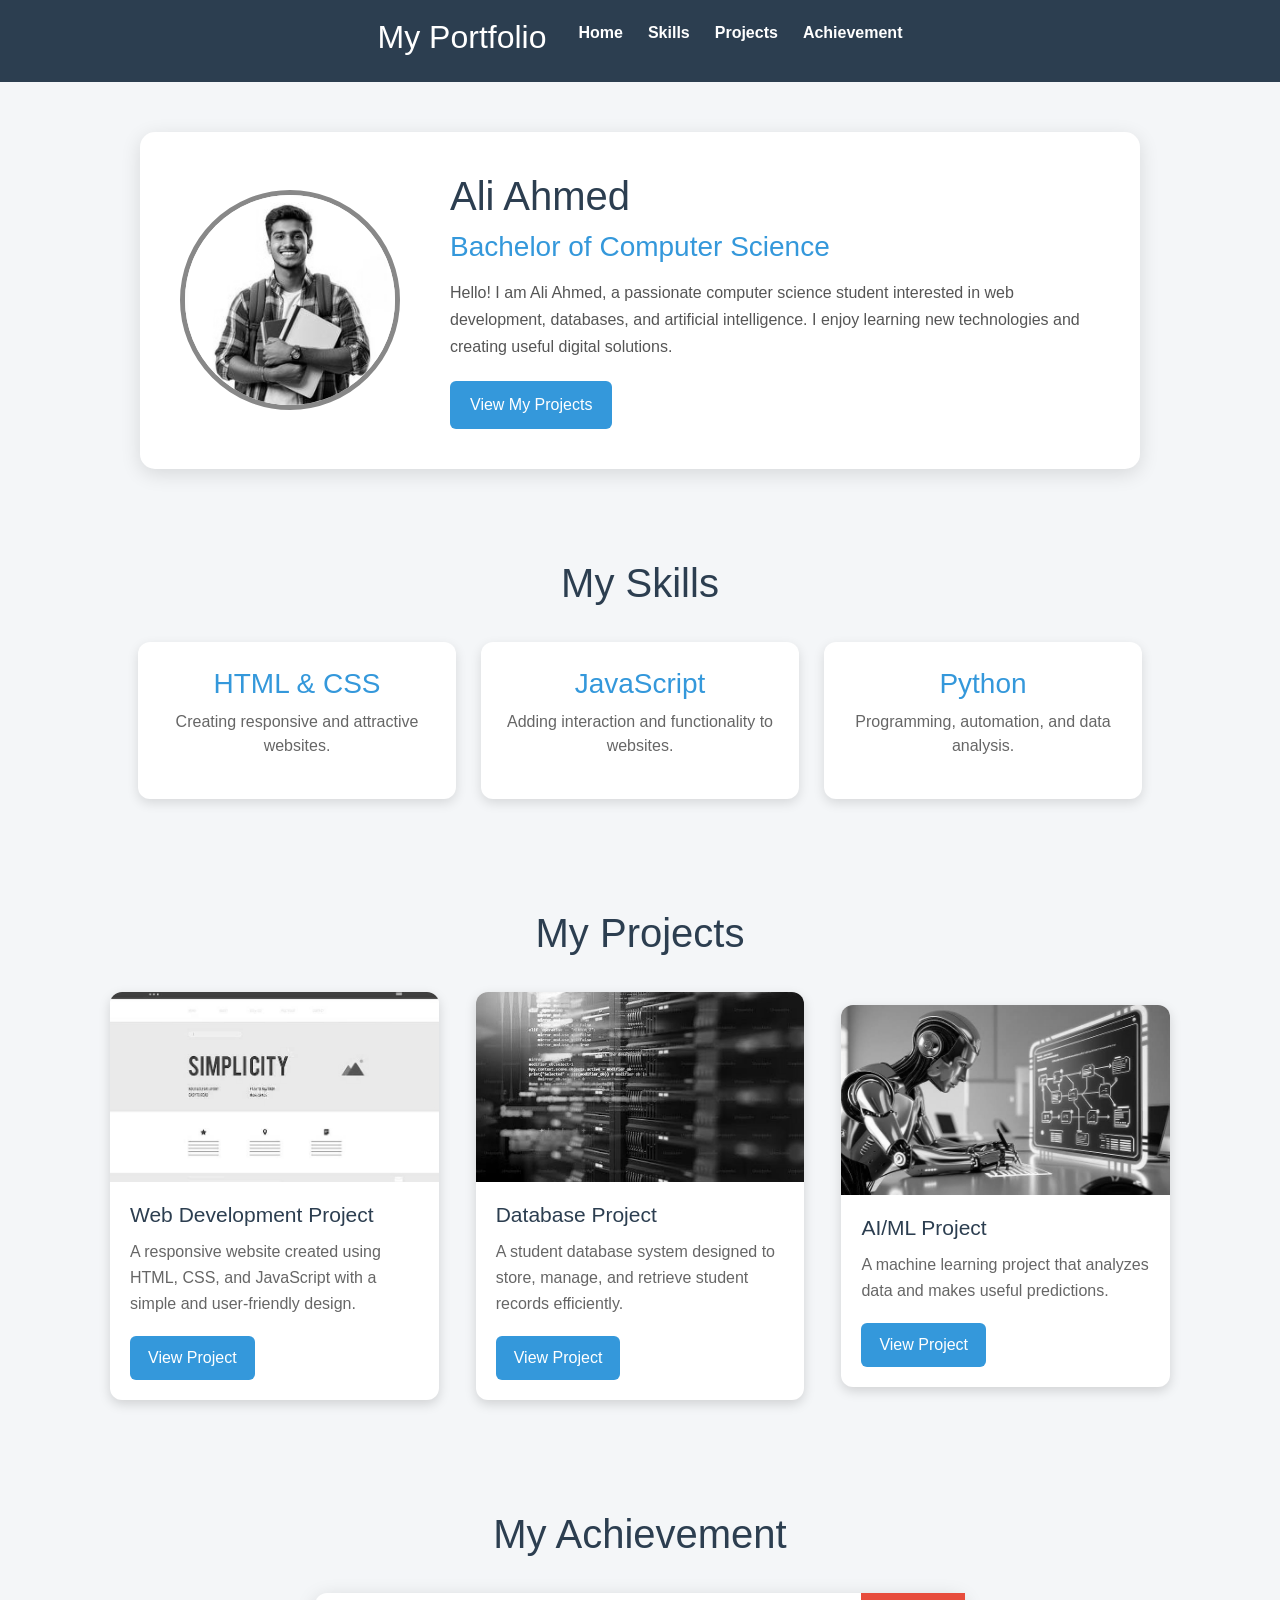
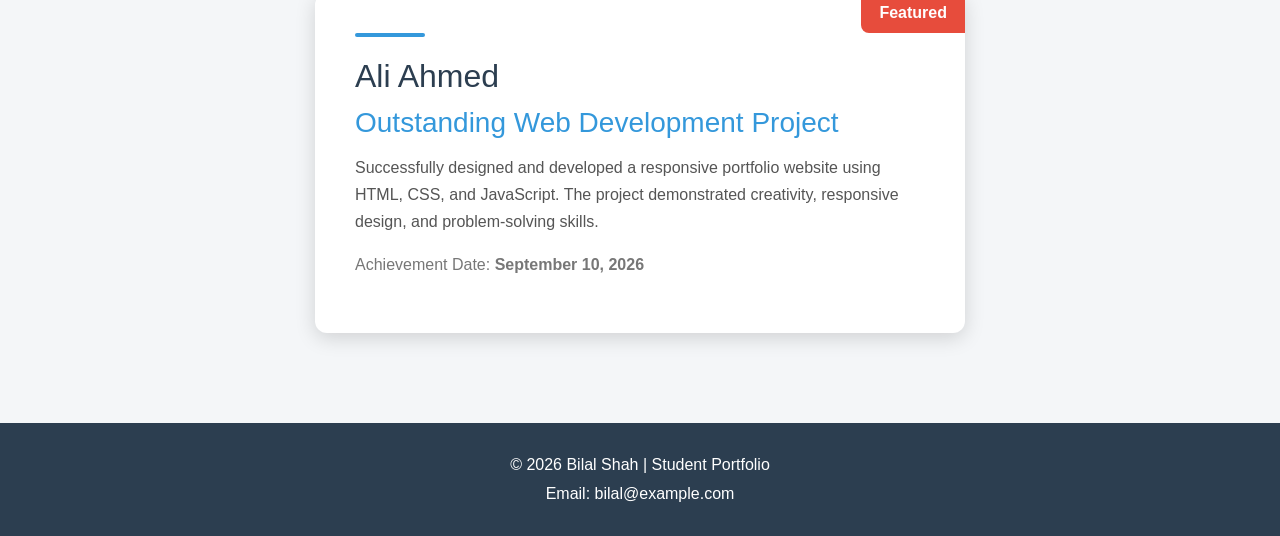
<file: LAB2/student-profile/index.html>
<!DOCTYPE html>
<html lang="en">

<head>
    <meta charset="UTF-8">
    <meta name="viewport" content="width=device-width, initial-scale=1.0">

    <title>Student Portfolio</title>

    <!-- Bootstrap CSS -->
    <link
        href="https://cdn.jsdelivr.net/npm/bootstrap@5.3.3/dist/css/bootstrap.min.css"
        rel="stylesheet"
    >

    <!-- Custom CSS -->
    <link rel="stylesheet" href="style.css">
</head>

<body>


    

    <nav class="navbar">

        <div class="nav-container">

            <h2 class="logo">My Portfolio</h2>

            <ul class="nav-links">
                <li><a href="#home">Home</a></li>
                <li><a href="#skills">Skills</a></li>
                <li><a href="#projects">Projects</a></li>
                <li><a href="#achievement">Achievement</a></li>
            </ul>

        </div>

    </nav>



   

    <section id="home" class="intro">

        <div class="intro-image">
            <img src="student.jpg" alt="Student Profile Picture">
        </div>

        <div class="intro-content">

            <h1>Ali Ahmed</h1>

            <h3>Bachelor of Computer Science</h3>

            <p>
                Hello! I am Ali Ahmed, a passionate computer science student
                interested in web development, databases, and artificial
                intelligence. I enjoy learning new technologies and creating
                useful digital solutions.
            </p>

            <a href="#projects" class="intro-button">
                View My Projects
            </a>

        </div>

    </section>



    

    <section id="skills" class="section">

        <h1>My Skills</h1>

        <div class="skills">

            <div class="skill">
                <h3>HTML & CSS</h3>
                <p>Creating responsive and attractive websites.</p>
            </div>

            <div class="skill">
                <h3>JavaScript</h3>
                <p>Adding interaction and functionality to websites.</p>
            </div>

            <div class="skill">
                <h3>Python</h3>
                <p>Programming, automation, and data analysis.</p>
            </div>

        </div>

    </section>



    

    <section id="projects" class="section">

        <h1>My Projects</h1>

        
        <div class="projects d-flex justify-content-between align-items-center flex-wrap gap-3">


            
            <div class="project-card">

                <img src="web.jpg" alt="Web Development Project">

                <div class="project-info">

                    <h2>Web Development Project</h2>

                    <p>
                        A responsive website created using HTML, CSS,
                        and JavaScript with a simple and user-friendly design.
                    </p>

                    <button>View Project</button>

                </div>

            </div>


           
            <div class="project-card">

                <img src="database.jpg" alt="Database Project">

                <div class="project-info">

                    <h2>Database Project</h2>

                    <p>
                        A student database system designed to store,
                        manage, and retrieve student records efficiently.
                    </p>

                    <button>View Project</button>

                </div>

            </div>


            
            <div class="project-card">

                <img src="ai.jpg" alt="AI and Machine Learning Project">

                <div class="project-info">

                    <h2>AI/ML Project</h2>

                    <p>
                        A machine learning project that analyzes data
                        and makes useful predictions.
                    </p>

                    <button>View Project</button>

                </div>

            </div>

        </div>

    </section>



   

    <section id="achievement" class="section">

        <h1>My Achievement</h1>

        <div class="achievement-card">

            
            <span class="featured-badge">
                Featured
            </span>

            <h2>Ali Ahmed</h2>

            <h3>Outstanding Web Development Project</h3>

            <p>
                Successfully designed and developed a responsive portfolio
                website using HTML, CSS, and JavaScript. The project
                demonstrated creativity, responsive design, and
                problem-solving skills.
            </p>

            <p class="date">
                Achievement Date:
                <strong>September 10, 2026</strong>
            </p>

        </div>

    </section>



   

    <footer>

        <p>
            © 2026 Bilal Shah | Student Portfolio
        </p>

        <p>
            Email: bilal@example.com
        </p>

    </footer>


</body>
</html>
</file>
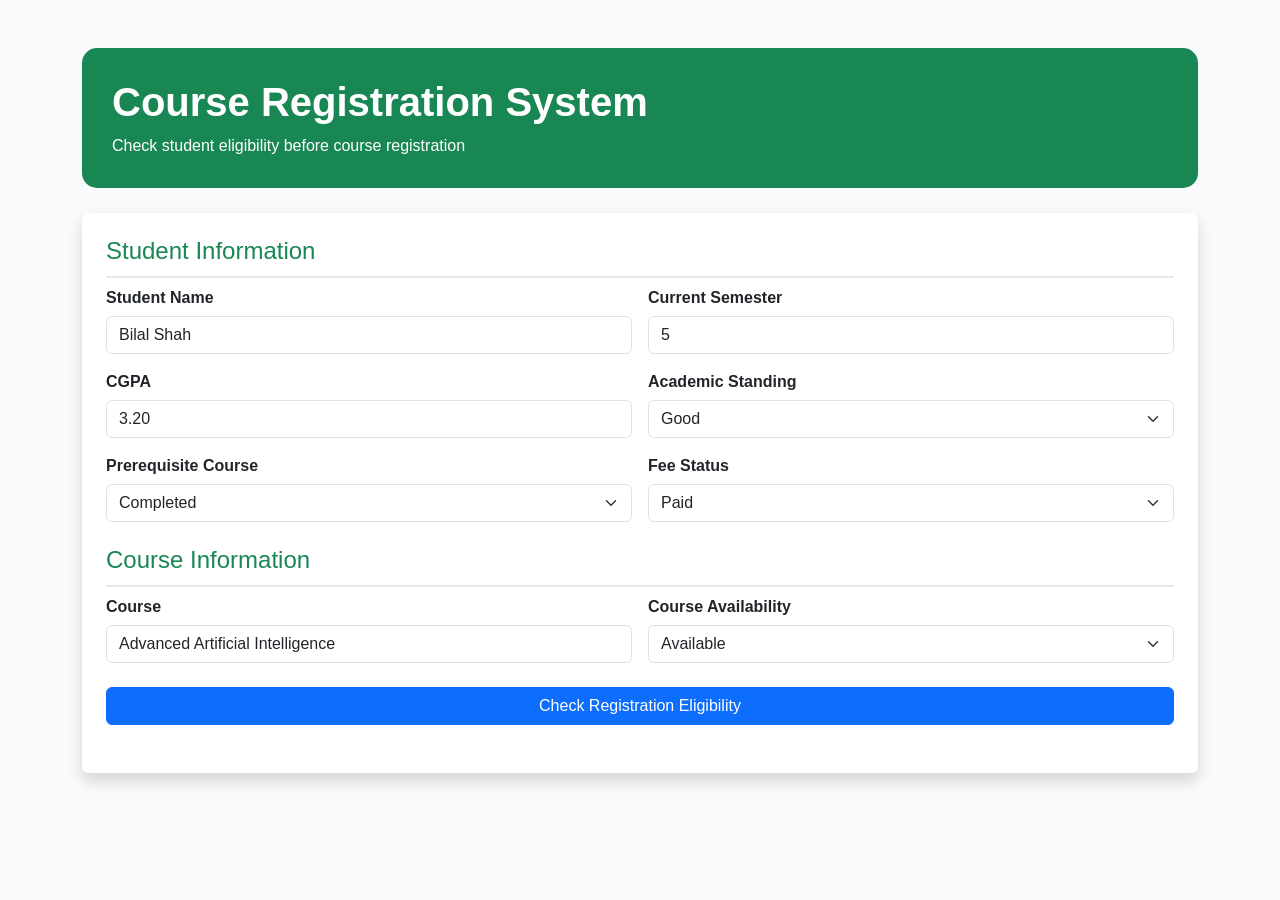
<file: LAB3/Course-Registration/index.html>
<!DOCTYPE html>
<html lang="en">
<head>
    <meta charset="UTF-8">
    <meta name="viewport" content="width=device-width, initial-scale=1.0">
    <title>Course Registration Eligibility</title>
    <link href="https://cdn.jsdelivr.net/npm/bootstrap@5.3.3/dist/css/bootstrap.min.css" rel="stylesheet">
    <link rel="stylesheet" href="style.css">
</head>
<body>

<div class="container py-5">
    <div class="header">
        <h1>Course Registration System</h1>
        <p>Check student eligibility before course registration</p>
    </div>

    <div class="card shadow border-0">
        <div class="card-body p-4">

            <h4>Student Information</h4>

            <div class="row g-3">
                <div class="col-md-6">
                    <label>Student Name</label>
                    <input id="studentName" class="form-control" value="Bilal Shah">
                </div>

                <div class="col-md-6">
                    <label>Current Semester</label>
                    <input id="semester" type="number" class="form-control" value="5">
                </div>

                <div class="col-md-6">
                    <label>CGPA</label>
                    <input id="cgpa" type="number" step="0.01" class="form-control" value="3.20">
                </div>

                <div class="col-md-6">
                    <label>Academic Standing</label>
                    <select id="standing" class="form-select">
                        <option value="Good">Good</option>
                        <option value="Probation">Probation</option>
                    </select>
                </div>

                <div class="col-md-6">
                    <label>Prerequisite Course</label>
                    <select id="prerequisite" class="form-select">
                        <option value="completed">Completed</option>
                        <option value="incomplete">Incomplete</option>
                    </select>
                </div>

                <div class="col-md-6">
                    <label>Fee Status</label>
                    <select id="fee" class="form-select">
                        <option value="paid">Paid</option>
                        <option value="unresolved">Unresolved</option>
                    </select>
                </div>
            </div>

            <h4 class="mt-4">Course Information</h4>

            <div class="row g-3">
                <div class="col-md-6">
                    <label>Course</label>
                    <input id="course" class="form-control" value="Advanced Artificial Intelligence">
                </div>

                <div class="col-md-6">
                    <label>Course Availability</label>
                    <select id="availability" class="form-select">
                        <option value="available">Available</option>
                        <option value="unavailable">Unavailable</option>
                    </select>
                </div>
            </div>

            <button onclick="checkEligibility()" class="btn btn-primary w-100 mt-4">
                Check Registration Eligibility
            </button>

            <div id="result" class="mt-4"></div>

        </div>
    </div>
</div>

<script src="script.js"></script>
</body>
</html>
</file>
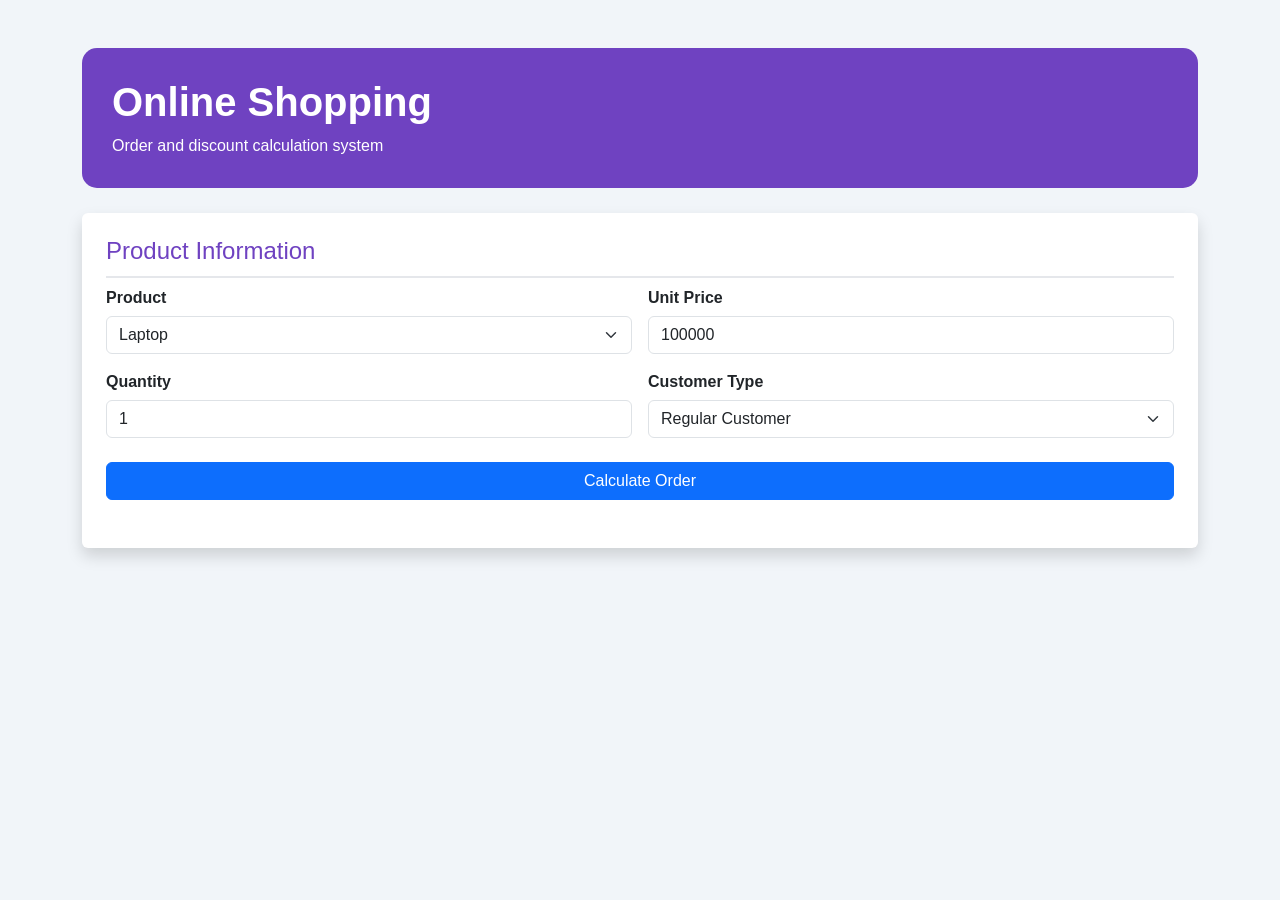
<file: LAB3/Online-Shopping/index.html>
<!DOCTYPE html>
<html lang="en">
<head>
    <meta charset="UTF-8">
    <meta name="viewport" content="width=device-width, initial-scale=1.0">
    <title>Online Shopping System</title>
    <link href="https://cdn.jsdelivr.net/npm/bootstrap@5.3.3/dist/css/bootstrap.min.css" rel="stylesheet">
    <link rel="stylesheet" href="style.css">
</head>
<body>

<div class="container py-5">

    <div class="header">
        <h1>Online Shopping</h1>
        <p>Order and discount calculation system</p>
    </div>

    <div class="card shadow border-0">
        <div class="card-body p-4">

            <h4>Product Information</h4>

            <div class="row g-3">
                <div class="col-md-6">
                    <label>Product</label>
                    <select id="product" class="form-select">
                        <option value="Laptop">Laptop</option>
                        <option value="Smartphone">Smartphone</option>
                        <option value="Tablet">Tablet</option>
                        <option value="Headphones">Headphones</option>
                        <option value="Smart Watch">Smart Watch</option>
                    </select>
                </div>

                <div class="col-md-6">
                    <label>Unit Price</label>
                    <input id="price" type="number" class="form-control" value="100000">
                </div>

                <div class="col-md-6">
                    <label>Quantity</label>
                    <input id="quantity" type="number" class="form-control" value="1" min="1">
                </div>

                <div class="col-md-6">
                    <label>Customer Type</label>
                    <select id="customerType" class="form-select">
                        <option value="regular">Regular Customer</option>
                        <option value="member">Premium Member</option>
                    </select>
                </div>
            </div>

            <button onclick="calculateOrder()" class="btn btn-primary w-100 mt-4">
                Calculate Order
            </button>

            <div id="result" class="mt-4"></div>

        </div>
    </div>
</div>

<script src="script.js"></script>
</body>
</html>
</file>
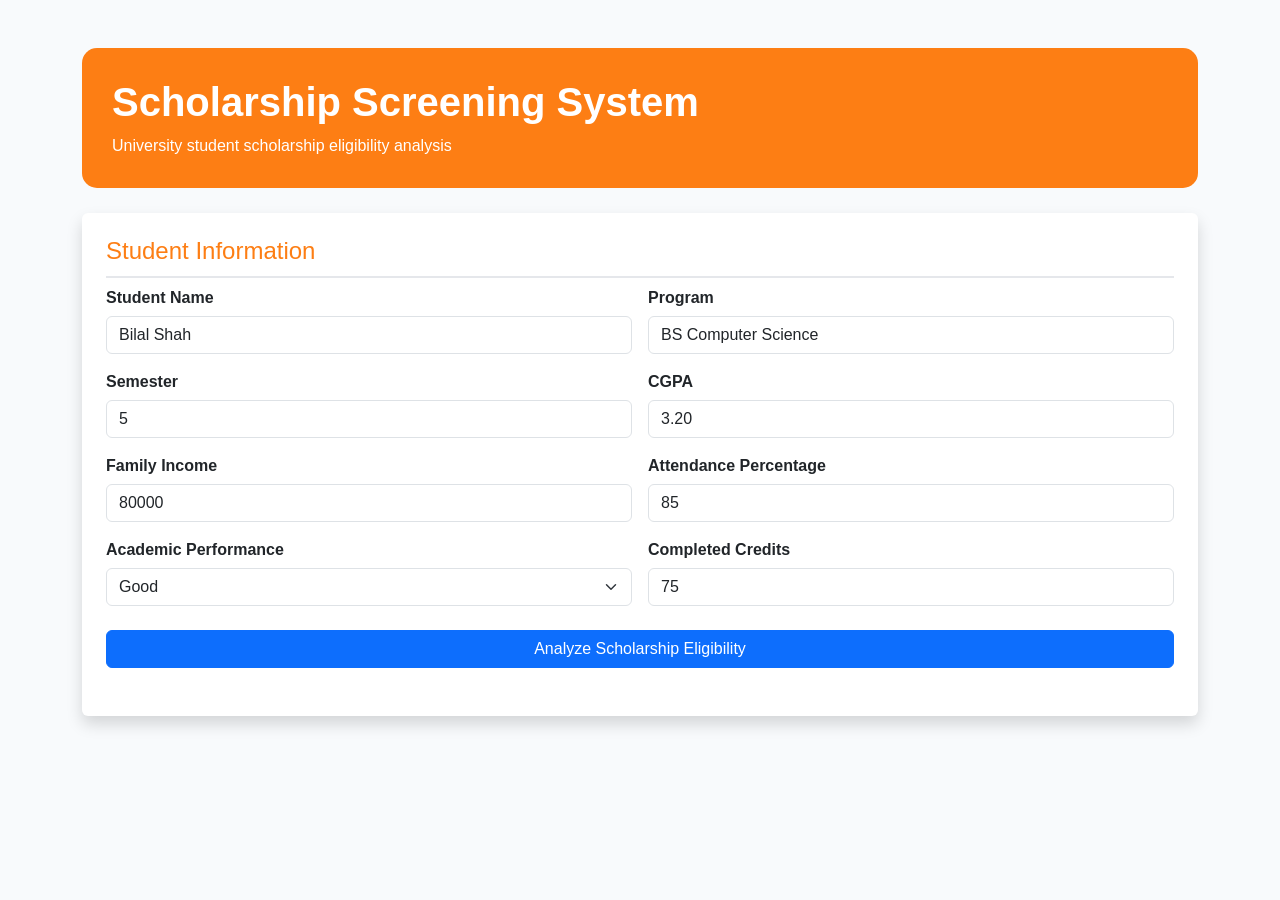
<file: LAB3/Scholarship-Screening/index.html>
<!DOCTYPE html>
<html lang="en">
<head>
    <meta charset="UTF-8">
    <meta name="viewport" content="width=device-width, initial-scale=1.0">
    <title>Scholarship Screening System</title>
    <link href="https://cdn.jsdelivr.net/npm/bootstrap@5.3.3/dist/css/bootstrap.min.css" rel="stylesheet">
    <link rel="stylesheet" href="style.css">
</head>
<body>

<div class="container py-5">

    <div class="header">
        <h1>Scholarship Screening System</h1>
        <p>University student scholarship eligibility analysis</p>
    </div>

    <div class="card shadow border-0">
        <div class="card-body p-4">

            <h4>Student Information</h4>

            <div class="row g-3">
                <div class="col-md-6">
                    <label>Student Name</label>
                    <input id="name" class="form-control" value="Bilal Shah">
                </div>

                <div class="col-md-6">
                    <label>Program</label>
                    <input id="program" class="form-control" value="BS Computer Science">
                </div>

                <div class="col-md-6">
                    <label>Semester</label>
                    <input id="semester" type="number" class="form-control" value="5">
                </div>

                <div class="col-md-6">
                    <label>CGPA</label>
                    <input id="cgpa" type="number" step="0.01" class="form-control" value="3.20">
                </div>

                <div class="col-md-6">
                    <label>Family Income</label>
                    <input id="income" type="number" class="form-control" value="80000">
                </div>

                <div class="col-md-6">
                    <label>Attendance Percentage</label>
                    <input id="attendance" type="number" class="form-control" value="85">
                </div>

                <div class="col-md-6">
                    <label>Academic Performance</label>
                    <select id="performance" class="form-select">
                        <option value="good">Good</option>
                        <option value="average">Average</option>
                        <option value="poor">Poor</option>
                    </select>
                </div>

                <div class="col-md-6">
                    <label>Completed Credits</label>
                    <input id="credits" type="number" class="form-control" value="75">
                </div>
            </div>

            <button onclick="checkScholarship()" class="btn btn-primary w-100 mt-4">
                Analyze Scholarship Eligibility
            </button>

            <div id="result" class="mt-4"></div>

        </div>
    </div>
</div>

<script src="script.js"></script>
</body>
</html>
</file>
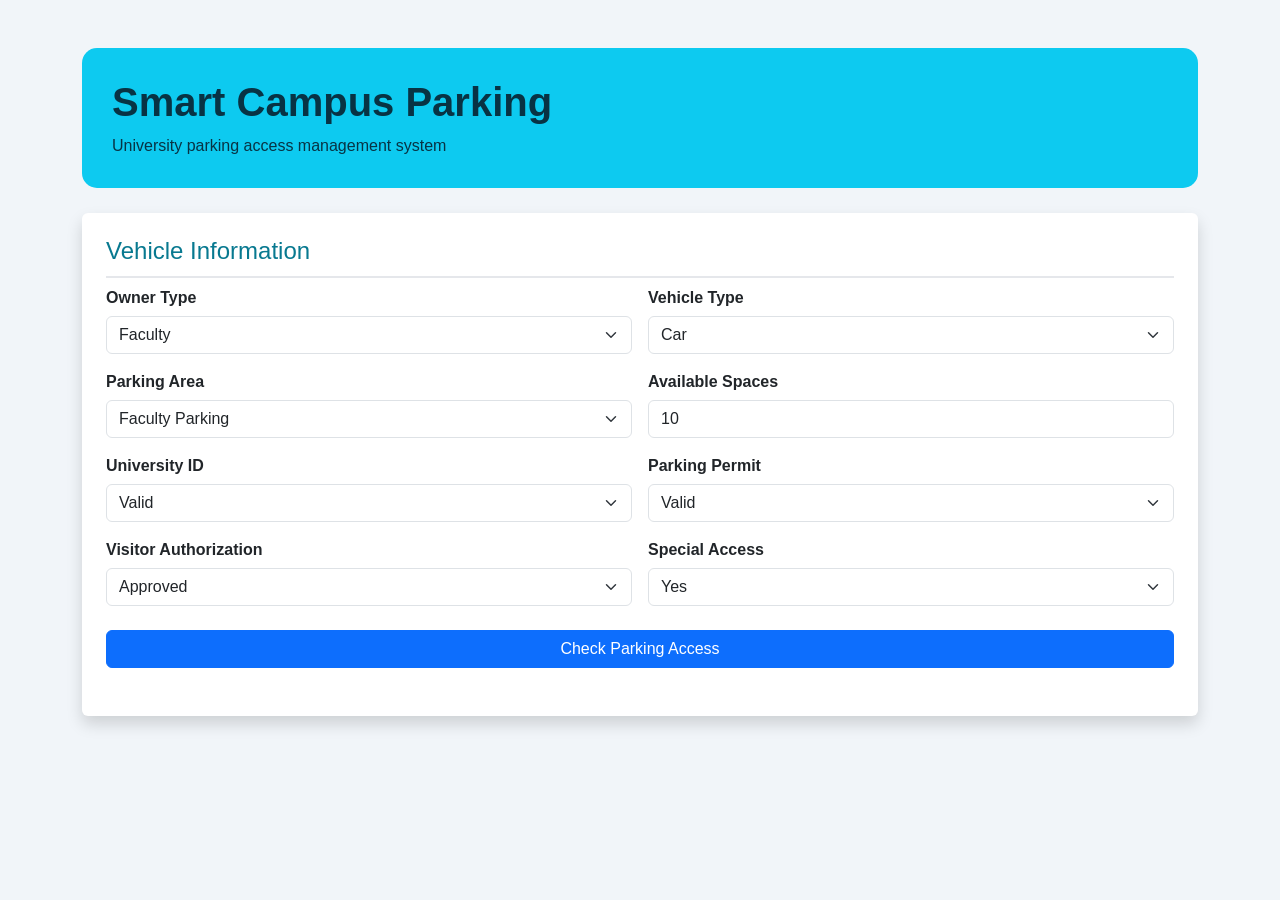
<file: LAB3/Smart-Parking/index.html>
<!DOCTYPE html>
<html lang="en">
<head>
    <meta charset="UTF-8">
    <meta name="viewport" content="width=device-width, initial-scale=1.0">
    <title>Smart Campus Parking</title>
    <link href="https://cdn.jsdelivr.net/npm/bootstrap@5.3.3/dist/css/bootstrap.min.css" rel="stylesheet">
    <link rel="stylesheet" href="style.css">
</head>
<body>

<div class="container py-5">

    <div class="header">
        <h1>Smart Campus Parking</h1>
        <p>University parking access management system</p>
    </div>

    <div class="card shadow border-0">
        <div class="card-body p-4">

            <h4>Vehicle Information</h4>

            <div class="row g-3">
                <div class="col-md-6">
                    <label>Owner Type</label>
                    <select id="ownerType" class="form-select">
                        <option value="faculty">Faculty</option>
                        <option value="student">Student</option>
                        <option value="staff">Staff</option>
                        <option value="visitor">Visitor</option>
                    </select>
                </div>

                <div class="col-md-6">
                    <label>Vehicle Type</label>
                    <select id="vehicleType" class="form-select">
                        <option value="car">Car</option>
                        <option value="bike">Bike</option>
                    </select>
                </div>

                <div class="col-md-6">
                    <label>Parking Area</label>
                    <select id="parkingArea" class="form-select">
                        <option value="faculty">Faculty Parking</option>
                        <option value="student">Student Parking</option>
                        <option value="visitor">Visitor Parking</option>
                        <option value="general">General Parking</option>
                    </select>
                </div>

                <div class="col-md-6">
                    <label>Available Spaces</label>
                    <input id="spaces" type="number" class="form-control" value="10" min="0">
                </div>

                <div class="col-md-6">
                    <label>University ID</label>
                    <select id="universityId" class="form-select">
                        <option value="valid">Valid</option>
                        <option value="invalid">Invalid</option>
                    </select>
                </div>

                <div class="col-md-6">
                    <label>Parking Permit</label>
                    <select id="permit" class="form-select">
                        <option value="valid">Valid</option>
                        <option value="invalid">Invalid</option>
                    </select>
                </div>

                <div class="col-md-6">
                    <label>Visitor Authorization</label>
                    <select id="visitorAuth" class="form-select">
                        <option value="approved">Approved</option>
                        <option value="not-approved">Not Approved</option>
                    </select>
                </div>

                <div class="col-md-6">
                    <label>Special Access</label>
                    <select id="specialAccess" class="form-select">
                        <option value="yes">Yes</option>
                        <option value="no">No</option>
                    </select>
                </div>
            </div>

            <button onclick="checkParking()" class="btn btn-primary w-100 mt-4">
                Check Parking Access
            </button>

            <div id="result" class="mt-4"></div>

        </div>
    </div>
</div>

<script src="script.js"></script>
</body>
</html>
</file>
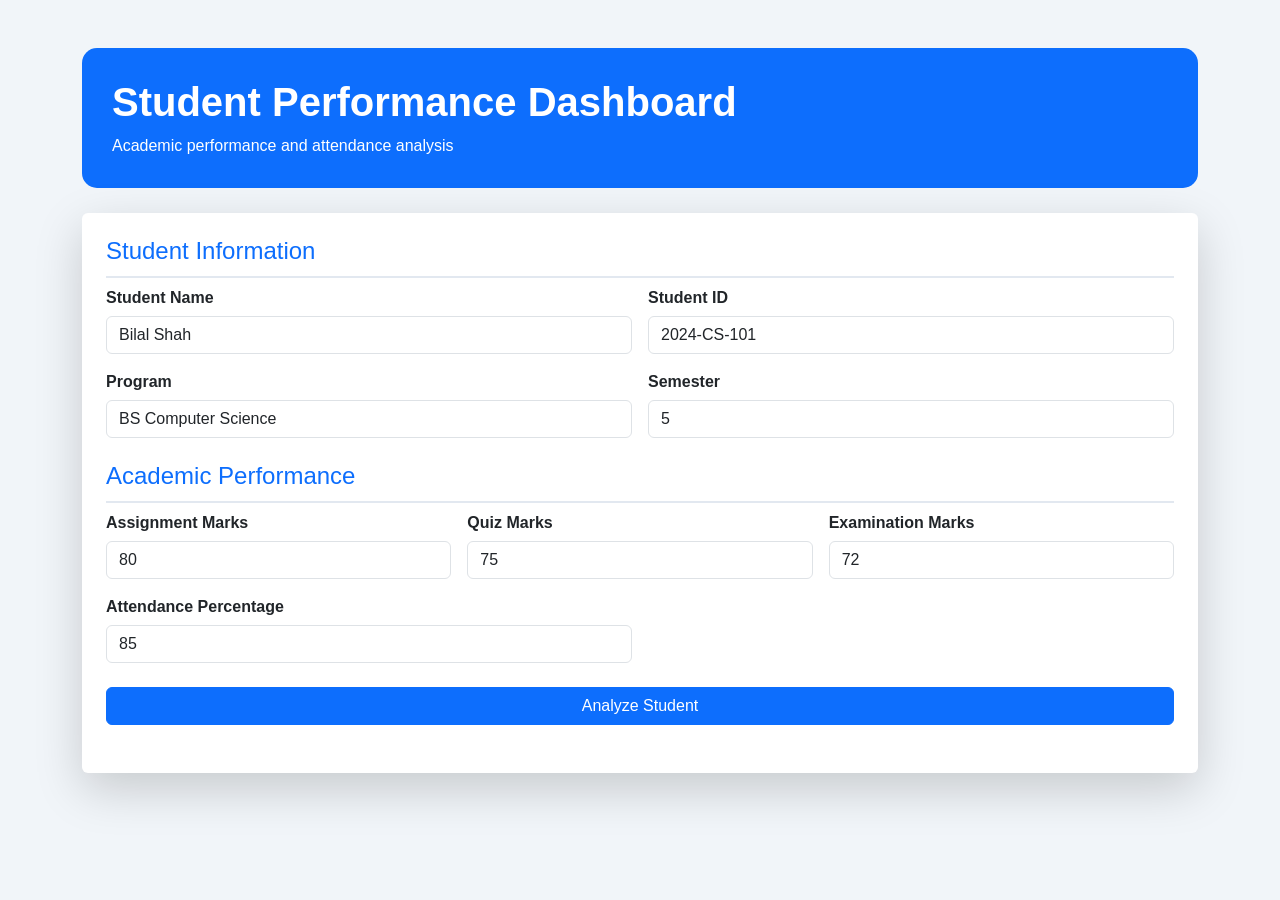
<file: LAB3/Student-Performance/index.html>
<!DOCTYPE html>
<html lang="en">
<head>
    <meta charset="UTF-8">
    <meta name="viewport" content="width=device-width, initial-scale=1.0">
    <title>Student Performance Dashboard</title>
    <link href="https://cdn.jsdelivr.net/npm/bootstrap@5.3.3/dist/css/bootstrap.min.css" rel="stylesheet">
    <link rel="stylesheet" href="style.css">
</head>
<body>

<div class="container py-5">
    <div class="dashboard-header">
        <h1>Student Performance Dashboard</h1>
        <p>Academic performance and attendance analysis</p>
    </div>

    <div class="card shadow-lg border-0">
        <div class="card-body p-4">

            <h4 class="section-title">Student Information</h4>

            <div class="row g-3">
                <div class="col-md-6">
                    <label>Student Name</label>
                    <input type="text" id="studentName" class="form-control" value="Bilal Shah">
                </div>

                <div class="col-md-6">
                    <label>Student ID</label>
                    <input type="text" id="studentId" class="form-control" value="2024-CS-101">
                </div>

                <div class="col-md-6">
                    <label>Program</label>
                    <input type="text" id="program" class="form-control" value="BS Computer Science">
                </div>

                <div class="col-md-6">
                    <label>Semester</label>
                    <input type="number" id="semester" class="form-control" value="5">
                </div>
            </div>

            <h4 class="section-title mt-4">Academic Performance</h4>

            <div class="row g-3">
                <div class="col-md-4">
                    <label>Assignment Marks</label>
                    <input type="number" id="assignment" class="form-control" value="80">
                </div>

                <div class="col-md-4">
                    <label>Quiz Marks</label>
                    <input type="number" id="quiz" class="form-control" value="75">
                </div>

                <div class="col-md-4">
                    <label>Examination Marks</label>
                    <input type="number" id="exam" class="form-control" value="72">
                </div>

                <div class="col-md-6">
                    <label>Attendance Percentage</label>
                    <input type="number" id="attendance" class="form-control" value="85">
                </div>
            </div>

            <button class="btn btn-primary mt-4 w-100" onclick="analyzeStudent()">
                Analyze Student
            </button>

            <div id="result" class="mt-4"></div>

        </div>
    </div>
</div>

<script src="script.js"></script>
</body>
</html>
</file>
<file: LAB2/student-profile/style.css>
/* ================= GENERAL ================= */

* {
    margin: 0;
    padding: 0;
    box-sizing: border-box;
}

html {
    scroll-behavior: smooth;
}

body {
    font-family: Arial, sans-serif;
    background-color: #f4f6f8;
    color: #2c3e50;
}


/* ================= NAVIGATION ================= */

.navbar {
    background-color: #2c3e50;
    padding: 18px 30px;

    /* Positioning */
    position: sticky;
    top: 0;
    z-index: 1000;
}

.nav-container {
    max-width: 1100px;
    margin: auto;

    /* Flexbox */
    display: flex;
    justify-content: space-between;
    align-items: center;
}

.logo {
    color: white;
}

.nav-links {
    list-style: none;

    display: flex;
    justify-content: center;
    align-items: center;

    gap: 25px;
}

.nav-links a {
    color: white;
    text-decoration: none;
    font-weight: bold;

    transition: color 0.3s ease;
}

.nav-links a:hover {
    color: #3498db;
}


/* ================= INTRODUCTION ================= */

.intro {
    max-width: 1000px;
    margin: 50px auto;
    padding: 40px;

    background-color: white;
    border-radius: 15px;

    /* Flexbox */
    display: flex;
    justify-content: center;
    align-items: center;

    gap: 50px;

    box-shadow: 0 5px 20px rgba(0, 0, 0, 0.12);
}

.intro-image img {
    width: 220px;
    height: 220px;

    object-fit: cover;
    border-radius: 50%;

    border: 5px solid #3498db;

    /* CSS Filter */
    filter: grayscale(100%);

    transition: filter 0.4s ease,
                transform 0.4s ease;
}

/* Filter changes on hover */
.intro-image img:hover {
    filter: grayscale(0%);
    transform: scale(1.05);
}

.intro-content {
    flex: 1;
}

.intro-content h1 {
    font-size: 40px;
    margin-bottom: 10px;
}

.intro-content h3 {
    color: #3498db;
    margin-bottom: 15px;
}

.intro-content p {
    color: #555;
    line-height: 1.7;
    margin-bottom: 20px;
}

.intro-button {
    display: inline-block;

    background-color: #3498db;
    color: white;

    text-decoration: none;

    padding: 12px 20px;
    border-radius: 6px;

    transition: transform 0.3s ease,
                background-color 0.3s ease;
}

.intro-button:hover {
    background-color: #217dbb;
    transform: translateY(-3px);
}


/* ================= SECTIONS ================= */

.section {
    max-width: 1100px;
    margin: 70px auto;
    padding: 20px;
}

.section > h1 {
    text-align: center;
    margin-bottom: 35px;
}


/* ================= SKILLS ================= */

.skills {
    display: flex;
    justify-content: center;
    align-items: stretch;

    gap: 25px;
    flex-wrap: wrap;
}

.skill {
    background-color: white;

    width: 30%;
    min-width: 250px;

    padding: 25px;

    text-align: center;

    border-radius: 12px;

    box-shadow: 0 4px 12px rgba(0, 0, 0, 0.12);

    transition: transform 0.3s ease,
                box-shadow 0.3s ease;
}

.skill:hover {
    transform: translateY(-8px);

    box-shadow: 0 10px 22px rgba(0, 0, 0, 0.2);
}

.skill h3 {
    color: #3498db;
    margin-bottom: 10px;
}

.skill p {
    color: #666;
}


/* ================= PROJECTS ================= */

/*
   Bootstrap handles the main layout:
   d-flex
   justify-content-between
   align-items-center
   flex-wrap
   gap-3
*/

.project-card {
    width: 31%;

    background-color: white;

    border-radius: 12px;
    overflow: hidden;

    box-shadow: 0 4px 12px rgba(0, 0, 0, 0.15);

    transition: transform 0.3s ease,
                box-shadow 0.3s ease;
}

.project-card:hover {
    transform: translateY(-10px) scale(1.02);

    box-shadow: 0 10px 25px rgba(0, 0, 0, 0.25);
}

.project-card img {
    width: 100%;
    height: 190px;

    object-fit: cover;

    /* CSS Filter */
    filter: grayscale(100%);

    transition: filter 0.4s ease;
}

/* Remove filter on hover */
.project-card img:hover {
    filter: grayscale(0%);
}

.project-info {
    padding: 20px;
}

.project-info h2 {
    font-size: 21px;
    margin-bottom: 12px;
}

.project-info p {
    color: #666;
    line-height: 1.6;
    margin-bottom: 20px;
}

.project-info button {
    background-color: #3498db;
    color: white;

    border: none;

    padding: 10px 18px;

    border-radius: 6px;

    cursor: pointer;

    transition: transform 0.3s ease,
                background-color 0.3s ease;
}

.project-info button:hover {
    background-color: #217dbb;
    transform: scale(1.05);
}


/* ================= ACHIEVEMENT ================= */

.achievement-card {
    max-width: 650px;

    margin: auto;

    padding: 40px;

    background-color: white;

    border-radius: 12px;

    box-shadow: 0 5px 20px rgba(0, 0, 0, 0.15);

    /*
       Required positioning:
       Parent = relative
       Badge = absolute
    */
    position: relative;
}


/* Featured Badge */

.featured-badge {
    position: absolute;

    top: 0;
    right: 0;

    background-color: #e74c3c;
    color: white;

    padding: 8px 18px;

    border-radius: 0 0 0 8px;

    font-weight: bold;
}


/* Pseudo-element decorative line */

.achievement-card::before {
    content: "";

    display: block;

    width: 70px;
    height: 4px;

    background-color: #3498db;

    margin-bottom: 20px;

    border-radius: 5px;
}

.achievement-card h2 {
    margin-bottom: 10px;
}

.achievement-card h3 {
    color: #3498db;

    margin-bottom: 15px;
}

.achievement-card p {
    color: #555;

    line-height: 1.7;

    margin-bottom: 15px;
}

.date {
    color: #777 !important;
}


/* ================= FOOTER ================= */

footer {
    background-color: #2c3e50;

    color: white;

    text-align: center;

    padding: 25px;

    margin-top: 50px;
}

footer p {
    margin: 5px;
}


/* ================= RESPONSIVE DESIGN ================= */

/* Tablet */

@media (max-width: 900px) {

    .project-card {
        width: 47%;
    }

    .nav-container {
        flex-direction: column;
        gap: 15px;
    }
}


/* Mobile */

@media (max-width: 600px) {

    /* Navigation */

    .nav-links {
        flex-direction: column;
        gap: 10px;
    }


    /* Introduction */

    .intro {
        flex-direction: column;

        text-align: center;

        margin: 30px 15px;

        padding: 30px 20px;
    }

    .intro-content h1 {
        font-size: 30px;
    }


    /* Skills */

    .skill {
        width: 100%;
    }


    /* Projects */

    .projects {
        flex-direction: column;
        align-items: center;
    }

    .project-card {
        width: 90%;
    }


    /* Achievement */

    .achievement-card {
        padding: 30px 20px;
    }
}
</file>
<file: LAB3/Course-Registration/style.css>
body {
    background: #f8fafc;
    font-family: Arial, sans-serif;
}

.header {
    background: #198754;
    color: white;
    padding: 30px;
    border-radius: 15px;
    margin-bottom: 25px;
}

.header h1 {
    font-weight: 700;
}

.header p {
    margin: 0;
}

h4 {
    color: #198754;
    border-bottom: 2px solid #e5e7eb;
    padding-bottom: 10px;
}

label {
    font-weight: 600;
    margin-bottom: 6px;
}

.result {
    padding: 25px;
    border-radius: 12px;
}

.approved {
    background: #d1e7dd;
    color: #0f5132;
}

.rejected {
    background: #f8d7da;
    color: #842029;
}
</file>
<file: LAB3/Online-Shopping/style.css>
body {
    background: #f1f5f9;
    font-family: Arial, sans-serif;
}

.header {
    background: #6f42c1;
    color: white;
    padding: 30px;
    border-radius: 15px;
    margin-bottom: 25px;
}

.header h1 {
    font-weight: 700;
}

.header p {
    margin: 0;
}

h4 {
    color: #6f42c1;
    border-bottom: 2px solid #e5e7eb;
    padding-bottom: 10px;
}

label {
    font-weight: 600;
    margin-bottom: 6px;
}

.summary {
    background: #f8f9fa;
    padding: 25px;
    border-radius: 12px;
}

.final {
    font-size: 24px;
    font-weight: bold;
    color: #6f42c1;
}

.summary-row {
    display: flex;
    justify-content: space-between;
    padding: 8px 0;
    border-bottom: 1px solid #ddd;
}
</file>
<file: LAB3/Scholarship-Screening/style.css>
body {
    background: #f8fafc;
    font-family: Arial, sans-serif;
}

.header {
    background: #fd7e14;
    color: white;
    padding: 30px;
    border-radius: 15px;
    margin-bottom: 25px;
}

.header h1 {
    font-weight: 700;
}

.header p {
    margin: 0;
}

h4 {
    color: #fd7e14;
    border-bottom: 2px solid #e5e7eb;
    padding-bottom: 10px;
}

label {
    font-weight: 600;
    margin-bottom: 6px;
}

.result {
    padding: 25px;
    border-radius: 12px;
}

.eligible {
    background: #d1e7dd;
    color: #0f5132;
}

.not-eligible {
    background: #f8d7da;
    color: #842029;
}

.review {
    background: #fff3cd;
    color: #664d03;
}

.result li {
    margin-bottom: 8px;
}
</file>
<file: LAB3/Smart-Parking/style.css>
body {
    background: #f1f5f9;
    font-family: Arial, sans-serif;
}

.header {
    background: #0dcaf0;
    color: #083344;
    padding: 30px;
    border-radius: 15px;
    margin-bottom: 25px;
}

.header h1 {
    font-weight: 700;
}

.header p {
    margin: 0;
}

h4 {
    color: #087990;
    border-bottom: 2px solid #e5e7eb;
    padding-bottom: 10px;
}

label {
    font-weight: 600;
    margin-bottom: 6px;
}

.result {
    padding: 25px;
    border-radius: 12px;
}

.approved {
    background: #d1e7dd;
    color: #0f5132;
}

.denied {
    background: #f8d7da;
    color: #842029;
}

.full {
    background: #fff3cd;
    color: #664d03;
}

.authorization {
    background: #cff4fc;
    color: #055160;
}
</file>
<file: LAB3/Student-Performance/style.css>
body {
    background: #f1f5f9;
    font-family: Arial, sans-serif;
}

.dashboard-header {
    background: #0d6efd;
    color: white;
    padding: 30px;
    border-radius: 15px;
    margin-bottom: 25px;
}

.dashboard-header h1 {
    font-weight: 700;
}

.dashboard-header p {
    margin: 0;
}

.section-title {
    color: #0d6efd;
    border-bottom: 2px solid #e2e8f0;
    padding-bottom: 10px;
}

label {
    font-weight: 600;
    margin-bottom: 6px;
}

.result-card {
    padding: 25px;
    border-radius: 12px;
}

.success {
    background: #d1e7dd;
    color: #0f5132;
}

.danger {
    background: #f8d7da;
    color: #842029;
}

.warning {
    background: #fff3cd;
    color: #664d03;
}

.info-box {
    background: #e0f2fe;
    padding: 15px;
    border-radius: 10px;
}
</file>
